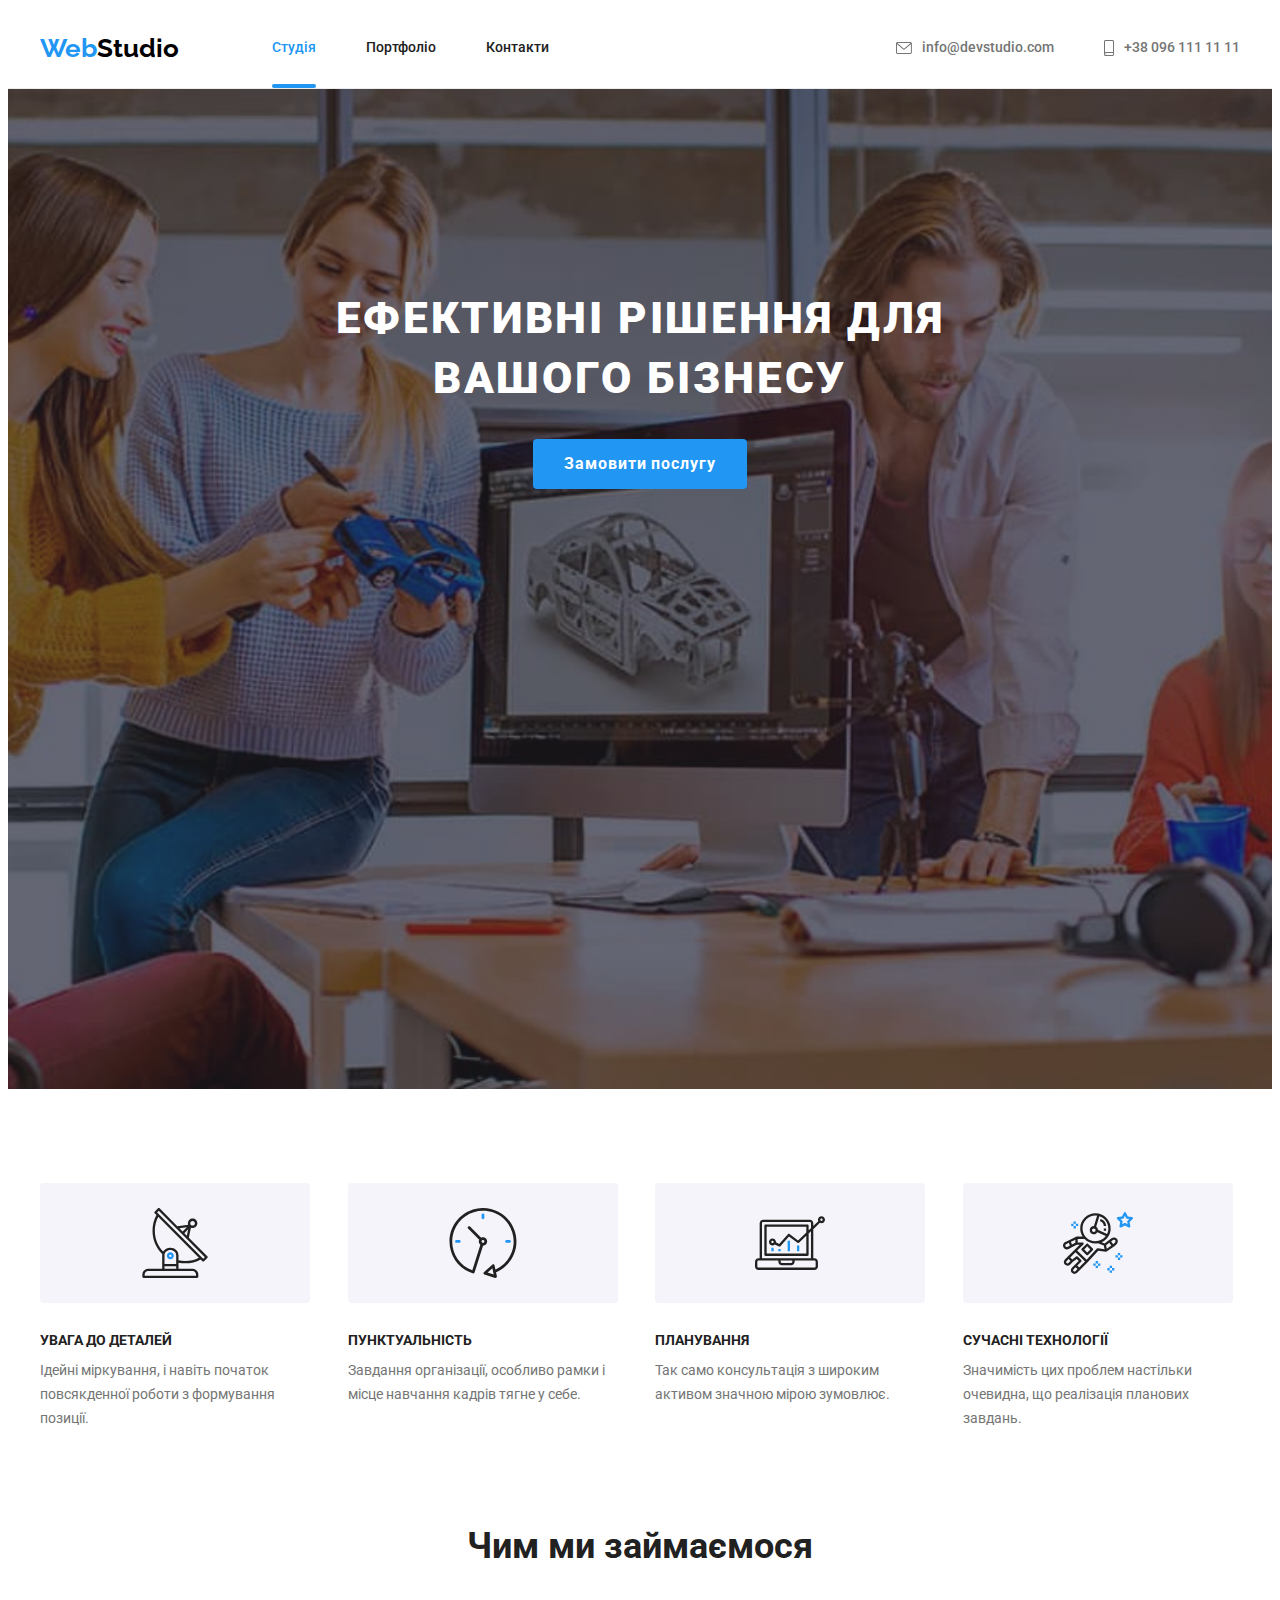
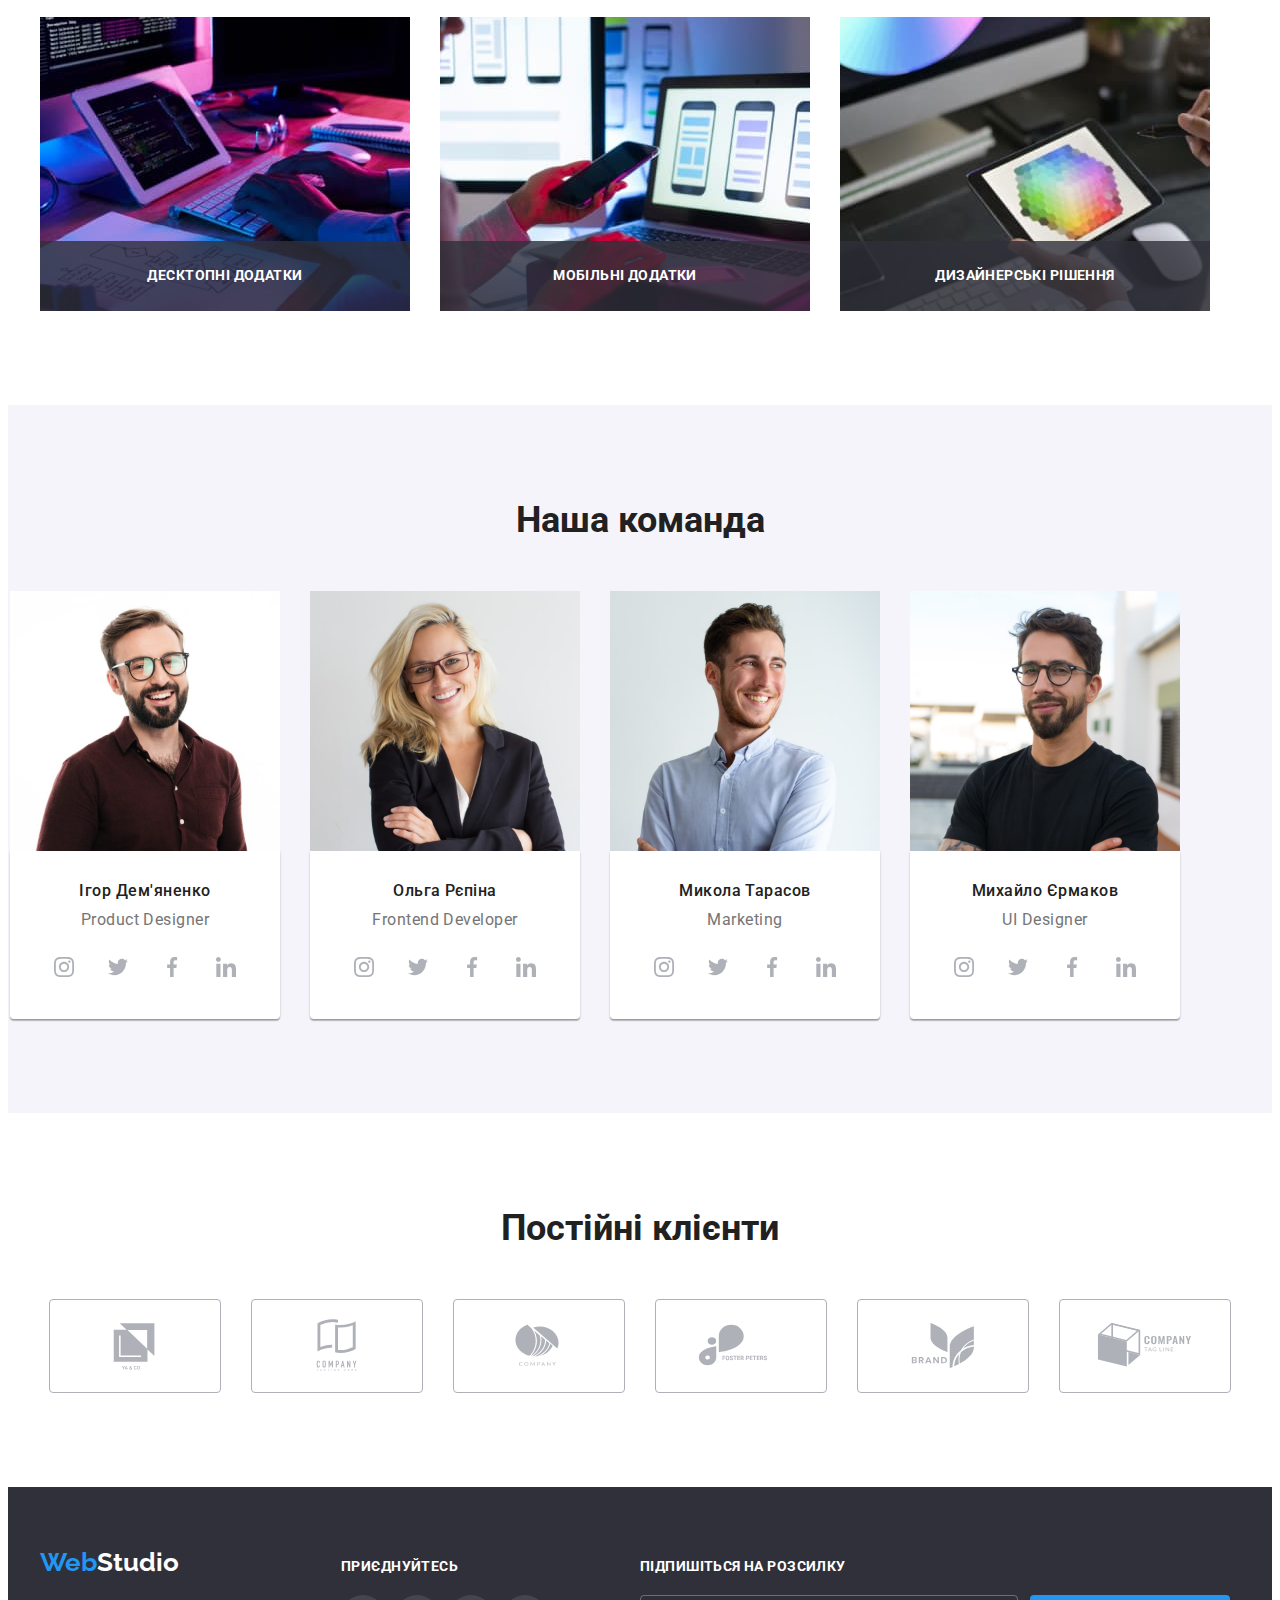
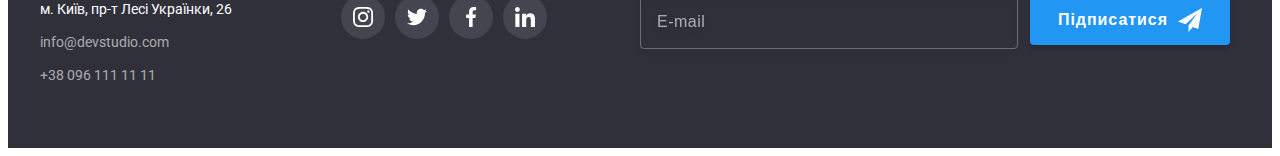
<file: index.html>
<!DOCTYPE html>
<html lang="uk">
<head>
    <meta charset="UTF-8">
    <meta http-equiv="X-UA-Compatible" content="IE=edge">
    <meta name="viewport" content="width=device-width, initial-scale=1.0">
    <title>Document</title>
    <link href="https://fonts.googleapis.com/css2?family=Raleway:wght@700&family=Roboto:wght@400;500;700;900&display=swap" rel="stylesheet">
    <link rel="stylesheet" href="https://cdnjs.cloudflare.com/ajax/libs/modern-normalize/1.1.0/modern-normalize.min.css" integrity="sha512-wpPYUAdjBVSE4KJnH1VR1HeZfpl1ub8YT/NKx4PuQ5NmX2tKuGu6U/JRp5y+Y8XG2tV+wKQpNHVUX03MfMFn9Q==" crossorigin="anonymous" referrerpolicy="no-referrer">
    <link rel="stylesheet" href="./css/main.min.css">
</head>
<body class="body">
    <header class="top-site">
        <div class="container main-nav">
           <nav class="navigation">
                <a class="logo link" href="./index.html">Web<span class="secondary-logo-color">Studio</span></a>
                    <ul class="menu list">
                        <li class="menu__item"><a class="link menu__link  current" href="./index.html">Студія</a></li>
                        <li class="menu__item"><a class="menu__link link" href="./portfolio.html">Портфоліо</a></li>
                        <li class="menu__item"><a class="menu__link link" href="">Контакти</a></li>
                    </ul>
           </nav>
            <ul class="connect list">
                <li class="connect__item">
                    <a class="link connect__link" href="mailto:info@devstudio.com">
                    <svg class="connect__icon" width="16" height="12">
                        <use href="./images/symbol-defs.svg#envelope"></use>
                    </svg>
                    info@devstudio.com</a>
                </li>
                <li class="connect__item">
                    <a class="link connect__link" href="tel:+380961111111">
                    <svg class="connect__icon" width="10" height="16">
                        <use href="./images/symbol-defs.svg#smartphone"></use>
                    </svg>
                    +38 096 111 11 11</a>
                </li>
            </ul>
        </div>
    </header>    
    <main>
<!--Hero-->
        <section class="hero-style overlay">
            <div class="container">
                <h1 class="hero">Ефективні рішення для вашого бізнесу</h1>
                <button class="button" type="button" data-modal-open>Замовити послугу</button>
            </div>
        </section>
<!--section 2-->
        <section class="section-pad">
            <div class="container">
                <h2 class="visually-hidden">Особливості</h2> 
                    <ul class="list exeptions">
                        <li class="exeptions__item">
                            <div class="exeptions__container">
                                <svg class="exeptions__icon" width="70" height="70">
                                    <use href="./images/symbol-defs.svg#antenna"></use>
                                </svg>
                            </div>
                            <h3 class="exeptions__subtitle">УВАГА ДО ДЕТАЛЕЙ</h3>
                            <p class="exeptions__text">Ідейні міркування, і навіть початок повсякденної роботи з формування позиції.</p>
                        </li>
                        <li class="exeptions__item">
                            <div class="exeptions__container">
                                <svg class="exeptions__icon" width="70" height="70">
                                    <use href="./images/symbol-defs.svg#clock"></use>
                                </svg>
                            </div>
                            <h3 class="exeptions__subtitle">ПУНКТУАЛЬНІСТЬ</h3>
                            <p class="exeptions__text">Завдання організації, особливо рамки і місце навчання кадрів тягне у себе.</p>
                        </li>
                        <li class="exeptions__item">
                            <div class="exeptions__container">
                                <svg class="exeptions__icon" width="70" height="70">
                                    <use href="./images/symbol-defs.svg#diagram"></use>
                                </svg>
                            </div>
                            <h3 class="exeptions__subtitle">ПЛАНУВАННЯ</h3>
                            <p class="exeptions__text">Так само консультація з широким активом значною мірою зумовлює.</p>
                        </li>
                        <li class="exeptions__item">
                            <div class="exeptions__container">
                                <svg class="exeptions__icon" width="70" height="70">
                                    <use href="./images/symbol-defs.svg#astronaut"></use>
                                </svg>
                            </div>
                            <h3 class="exeptions__subtitle">СУЧАСНІ ТЕХНОЛОГІЇ</h3>
                            <p class="exeptions__text">Значимість цих проблем настільки очевидна, що реалізація планових завдань.</p>
                        </li>
                    </ul> 
            </div>
        </section>
<!--section 3-->
        <section class="actions">
            <div class="container">
                <h2 class="section-name">Чим ми займаємося</h2>
                    <ul class="list actions__list">
                        <li class="item actions__item">
                            <img class="actions__img" src="images/img.jpg" alt="Руки на клавіатурі" width="370" height="294">
                            <div class="actions__descript">Десктопні додатки</div>
                        </li>
                        <li class="item actions__item">
                            <img class="actions__img" src="images/img2.jpg" alt="Руки зі смартфоном" width="370" height="294">
                            <div class="actions__descript">Мобільні додатки</div>
                        </li>
                        <li class="item actions__item">
                            <img class="actions__img" src="images/img3.jpg" alt="Графічний планшет" width="370" height="294">
                            <div class="actions__descript">Дизайнерські рішення</div>
                        </li>
                    </ul>
            </div>
        </section> 
<!--section 4--> 
        <section class="section-pad team">
           <div class="container">
                <h2 class="section-name">Наша команда</h2>
                    <ul class="list team__list">
                        <li class="team__photo"><img src="images/team1.jpg" alt="Ігор Дем'яненко" width="270" height="260">
                            <div class="team__description">
                                <h3 class="team__subtitle">Ігор Дем'яненко</h3>
                                <p class="team__title" lang="en">Product Designer</p>
                                <ul class="list social-list">
                                    <li class="social-list__item">
                                        <a class="social-list__link" href="">
                                            <svg class="social-list__icon social-list__icon-light" width="20" height="20">
                                                <use href="./images/symbol-defs.svg#instagram"></use>
                                            </svg>
                                        </a>
                                    </li>
                                    <li class="social-list__item">
                                        <a class="social-list__link" href="">
                                            <svg class="social-list__icon social-list__icon-light" width="20" height="20">
                                                <use href="images/symbol-defs.svg#twitter"></use>
                                            </svg>
                                        </a>
                                    </li>
                                    <li class="social-list__item">
                                        <a class="social-list__link" href="">
                                            <svg class="social-list__icon social-list__icon-light" width="20" height="20">
                                                <use href="images/symbol-defs.svg#facebook"></use>
                                            </svg>
                                        </a>
                                    </li>
                                    <li class="social-list__item">
                                        <a class="social-list__link" href="">
                                            <svg class="social-list__icon social-list__icon-light" width="20" height="20">
                                                <use href="images/symbol-defs.svg#linkedIn"></use>
                                            </svg>
                                        </a>
                                    </li>
                                </ul>
                            </div>
                        </li>
                        <li class="team__photo"><img src="images/team2.jpg" alt="Ольга Рєпіна" width="270" height="260">
                            <div class="team__description">
                                <h3 class="team__subtitle">Ольга Рєпіна</h3>
                                <p class="team__title" lang="en">Frontend Developer</p>
                                <ul class="list social-list">
                                    <li class="social-list__item">
                                        <a class="social-list__link" href="">
                                            <svg class="social-list__icon social-list__icon-light" width="20" height="20">
                                                <use href="./images/symbol-defs.svg#instagram"></use>
                                            </svg>
                                        </a>
                                    </li>
                                    <li class="social-list__item">
                                        <a class="social-list__link" href="">
                                            <svg class="social-list__icon social-list__icon-light" width="20" height="20">
                                                <use href="images/symbol-defs.svg#twitter"></use>
                                            </svg>
                                        </a>
                                    </li>
                                    <li class="social-list__item">
                                        <a class="social-list__link" href="">
                                            <svg class="social-list__icon social-list__icon-light" width="20" height="20">
                                                <use href="images/symbol-defs.svg#facebook"></use>
                                            </svg>
                                        </a>
                                    </li>
                                    <li class="social-list__item">
                                        <a class="social-list__link" href="">
                                            <svg class="social-list__icon social-list__icon-light" width="20" height="20">
                                                <use href="images/symbol-defs.svg#linkedIn"></use>
                                            </svg>
                                        </a>
                                    </li>
                                </ul>
                            </div>
                        </li>
                        <li class="team__photo"><img src="images/team3.jpg" alt="Микола Тарасов" width="270" height="260">
                            <div class="team__description">
                                <h3 class="team__subtitle">Микола Тарасов</h3>
                                <p class="team__title" lang="en">Marketing</p>
                                <ul class="list social-list">
                                    <li class="social-list__item">
                                        <a class="social-list__link" href="">
                                            <svg class="social-list__icon social-list__icon-light" width="20" height="20">
                                                <use href="./images/symbol-defs.svg#instagram"></use>
                                            </svg>
                                        </a>
                                    </li>
                                    <li class="social-list__item">
                                        <a class="social-list__link" href="">
                                            <svg class="social-list__icon social-list__icon-light" width="20" height="20">
                                                <use href="images/symbol-defs.svg#twitter"></use>
                                            </svg>
                                        </a>
                                    </li>
                                    <li class="social-list__item">
                                        <a class="social-list__link" href="">
                                            <svg class="social-list__icon social-list__icon-light" width="20" height="20">
                                                <use href="images/symbol-defs.svg#facebook"></use>
                                            </svg>
                                        </a>
                                    </li>
                                    <li class="social-list__item">
                                        <a class="social-list__link" href="">
                                            <svg class="social-list__icon social-list__icon-light" width="20" height="20">
                                                <use href="images/symbol-defs.svg#linkedIn"></use>
                                            </svg>
                                        </a>
                                    </li>
                                </ul>
                            </div>
                        </li>
                        <li class="team__photo"><img src="images/team4.jpg" alt="Михайло Єрмаков" width="270" height="260">
                            <div class="team__description" >
                                <h3 class="team__subtitle">Михайло Єрмаков</h3>
                                <p class="team__title" lang="en">UI Designer</p>
                                <ul class="list social-list">
                                    <li class="social-list__item">
                                        <a class="social-list__link" href="">
                                            <svg class="social-list__icon social-list__icon-light" width="20" height="20">
                                                <use href="./images/symbol-defs.svg#instagram"></use>
                                            </svg>
                                        </a>
                                    </li>
                                    <li class="social-list__item">
                                        <a class="social-list__link" href="">
                                            <svg class="social-list__icon social-list__icon-light" width="20" height="20">
                                                <use href="images/symbol-defs.svg#twitter"></use>
                                            </svg>
                                        </a>
                                    </li>
                                    <li class="social-list__item">
                                        <a class="social-list__link" href="">
                                            <svg class="social-list__icon social-list__icon-light" width="20" height="20">
                                                <use href="images/symbol-defs.svg#facebook"></use>
                                            </svg>
                                        </a>
                                    </li>
                                    <li class="social-list__item">
                                        <a class="social-list__link" href="">
                                            <svg class="social-list__icon social-list__icon-light" width="20" height="20">
                                                <use href="images/symbol-defs.svg#linkedIn"></use>
                                            </svg>
                                        </a>
                                    </li>
                                </ul>
                            </div>
                        </li>
                    </ul>
            </div>
        </section>
<!--section 5-->
        <section class="section-pad client">
            <div class="container">
            <h2 class="section-name">Постійні клієнти</h2>
            <ul class="list client__list">
                <li class="client__item ">
                    <a class="client__link" href="">
                        <svg class="client__icon" width="106" height="60">
                            <use href="./images/symbol-defs.svg#client-one"></use>
                        </svg>
                    </a>
                </li>
                <li class="client__item">
                    <a class="client__link" href="">
                        <svg class="client__icon" width="106" height="60">
                            <use href="./images/symbol-defs.svg#client-two"></use>
                        </svg>
                    </a>
                </li>
                <li class="client__item">
                    <a class="client__link" href="">
                        <svg class="client__icon" width="106" height="60">
                            <use href="./images/symbol-defs.svg#cleint-three"></use>
                        </svg>
                    </a>
                </li>
                <li class="client__item">
                    <a class="client__link" href="">
                        <svg class="client__icon" width="106" height="60">
                            <use href="./images/symbol-defs.svg#client-four"></use>
                        </svg>
                    </a>
                </li>
                <li class="client__item">
                    <a class="client__link" href="">
                        <svg class="client__icon" width="106" height="60">
                            <use href="./images/symbol-defs.svg#client-five"></use>
                        </svg>
                    </a>
                </li>
                <li class="client__item">
                    <a class="client__link" href="">
                        <svg class="client__icon" width="106" height="60">
                            <use href="./images/symbol-defs.svg#client-six"></use>
                        </svg>
                    </a>
                </li>
            </ul>
            </div>
        </section>
    </main>
<!--footer-->
    <footer class="footer">
        <div class="container footer-container">
                <div class="container-adress">
                    <a class="logo link" href="./index.html">Web<span class="third-logo-color">Studio</span></a>
                        <address class="container-address__style">
                        <p class="address">м. Київ, пр-т Лесі Українки, 26</p>
                            <ul class="list footer-list">
                                <li class="foorer-list__item"> <a class="link footer-list__contact" href="mailto:info@devstudio.com">info@devstudio.com</a></li>
                                <li class="foorer-list__item"> <a class="link footer-list__contact" href="tel:+380961111111">+38 096 111 11 11</a></li>
                            </ul>
                        </address>
                </div>
                
                <div class="footer-social-list">
                    <h3 class="footer-add">приєднуйтесь</h3>
                    <ul class="list social-list">
                        <li class="social-list__item">
                            <a class="social-list__link" href="">
                                <svg class="sotial-list__icon social-list__icon-dark" width="20" height="20">
                                    <use href="./images/symbol-defs.svg#instagram"></use>
                                </svg>
                             </a>
                        </li>
                        <li class="social-list__item">
                            <a class="social-list__link" href="">
                                <svg class="sotial-list__icon social-list__icon-dark" width="20" height="20">
                                    <use href="./images/symbol-defs.svg#twitter"></use>
                                </svg>
                            </a>
                        </li>
                        <li class="social-list__item">
                            <a class="social-list__link" href="">
                                <svg class="sotial-list__icon social-list__icon-dark" width="20" height="20">
                                    <use href="./images/symbol-defs.svg#facebook"></use>
                                </svg>
                            </a>
                        </li>
                        <li class="social-list__item">
                            <a class="social-list__link" href="">
                                <svg class="sotial-list__icon social-list__icon-dark" width="20" height="20">
                                    <use href="./images/symbol-defs.svg#linkedIn"></use>
                                </svg>
                            </a>
                        </li>
                    </ul>
                </div>
                <div class="submit-section">
                    <h3 class="footer-add">Підпишіться на розсилку</h3>   
                    <form class="submit-mail">                        
                            <input 
                            name="user-mail" 
                            type="email" 
                            class="submit-mail-field"
                            placeholder="E-mail">                        
                        <button type="submit" class="submit-mail-button">Підписатися
                            <svg class="submit-mail-icon" width="24" height="24">
                                <use href="./images/symbol-defs.svg#icon-send"></use>
                            </svg>
                        </button>
                    </form>
                </div>
        </div>
    </footer>
<!---Modal window-->
    <div class="backdrop is-hidden" data-modal>
        <div class="modal">
            <button type="button" class="modal-close-btn" data-modal-close>
                <svg class="modal-close-icon" width="18" height="18">
                    <use href="./images/symbol-defs.svg#close-icon"></use>
                </svg>
            </button>
            <p class="modal-title">Залиште свої дані, ми вам передзвонимо</p>
            <form class="contact-form">
                <label class="contact-form-fields">
                    <span class="form-fields-title">Ім'я</span>
                        <span class="contact-form-input-wrapper">
                            <input 
                            name="user-name" 
                            type="text" 
                            class="contact-form-input">
                                <svg class="form-fields-icon" width="18" height="18">
                                    <use href="./images/symbol-defs.svg#name"></use>
                                </svg>                        
                        </span>
                </label>
                <label class="contact-form-fields">
                    <span class="form-fields-title">Телефон</span>
                        <span class="contact-form-input-wrapper">
                            <input 
                            name="user-phone" 
                            type="tel" 
                            class="contact-form-input">    
                                <svg class="form-fields-icon" width="18" height="18">
                                    <use href="./images/symbol-defs.svg#telephone"></use>
                                </svg>                        
                        </span>
                </label>
                <label class="contact-form-fields">
                    <span class="form-fields-title">Пошта</span>
                        <span class="contact-form-input-wrapper">
                            <input 
                            name="user-mail" 
                            type="email" 
                            class="contact-form-input">
                                <svg class="form-fields-icon" width="18" height="18">
                                     <use href="./images/symbol-defs.svg#mail"></use>
                                </svg>                        
                        </span>
                </label>
                <label class="contact-form-fields">
                    <span class="form-fields-title">Коментар</span>
                        <textarea 
                        name="user-comment" 
                        class="contact-form-comment" 
                        placeholder="Введіть текст"></textarea>
                </label>
                <div class="contact-form-checkbox-wrapper">
                    <input 
                    name="accept-policy" 
                    type="checkbox" 
                    class="contact-form-checkbox visually-hidden"
                    id="policy-checkbox" 
                    required>
                    <label for="policy-checkbox" class="checkbox-description">
                    Погоджуюся з розсилкою та приймаю&nbsp;
                    <a href="" class="agreement">Умови договору</a>     
                    </label>                    
                </div>                      
                <button type="submit" class="submit-button">Відправити</button>
            </form>
        </div>        
    </div>
<script src="./js/modal.js"></script>    
</body>
</html>
</file>
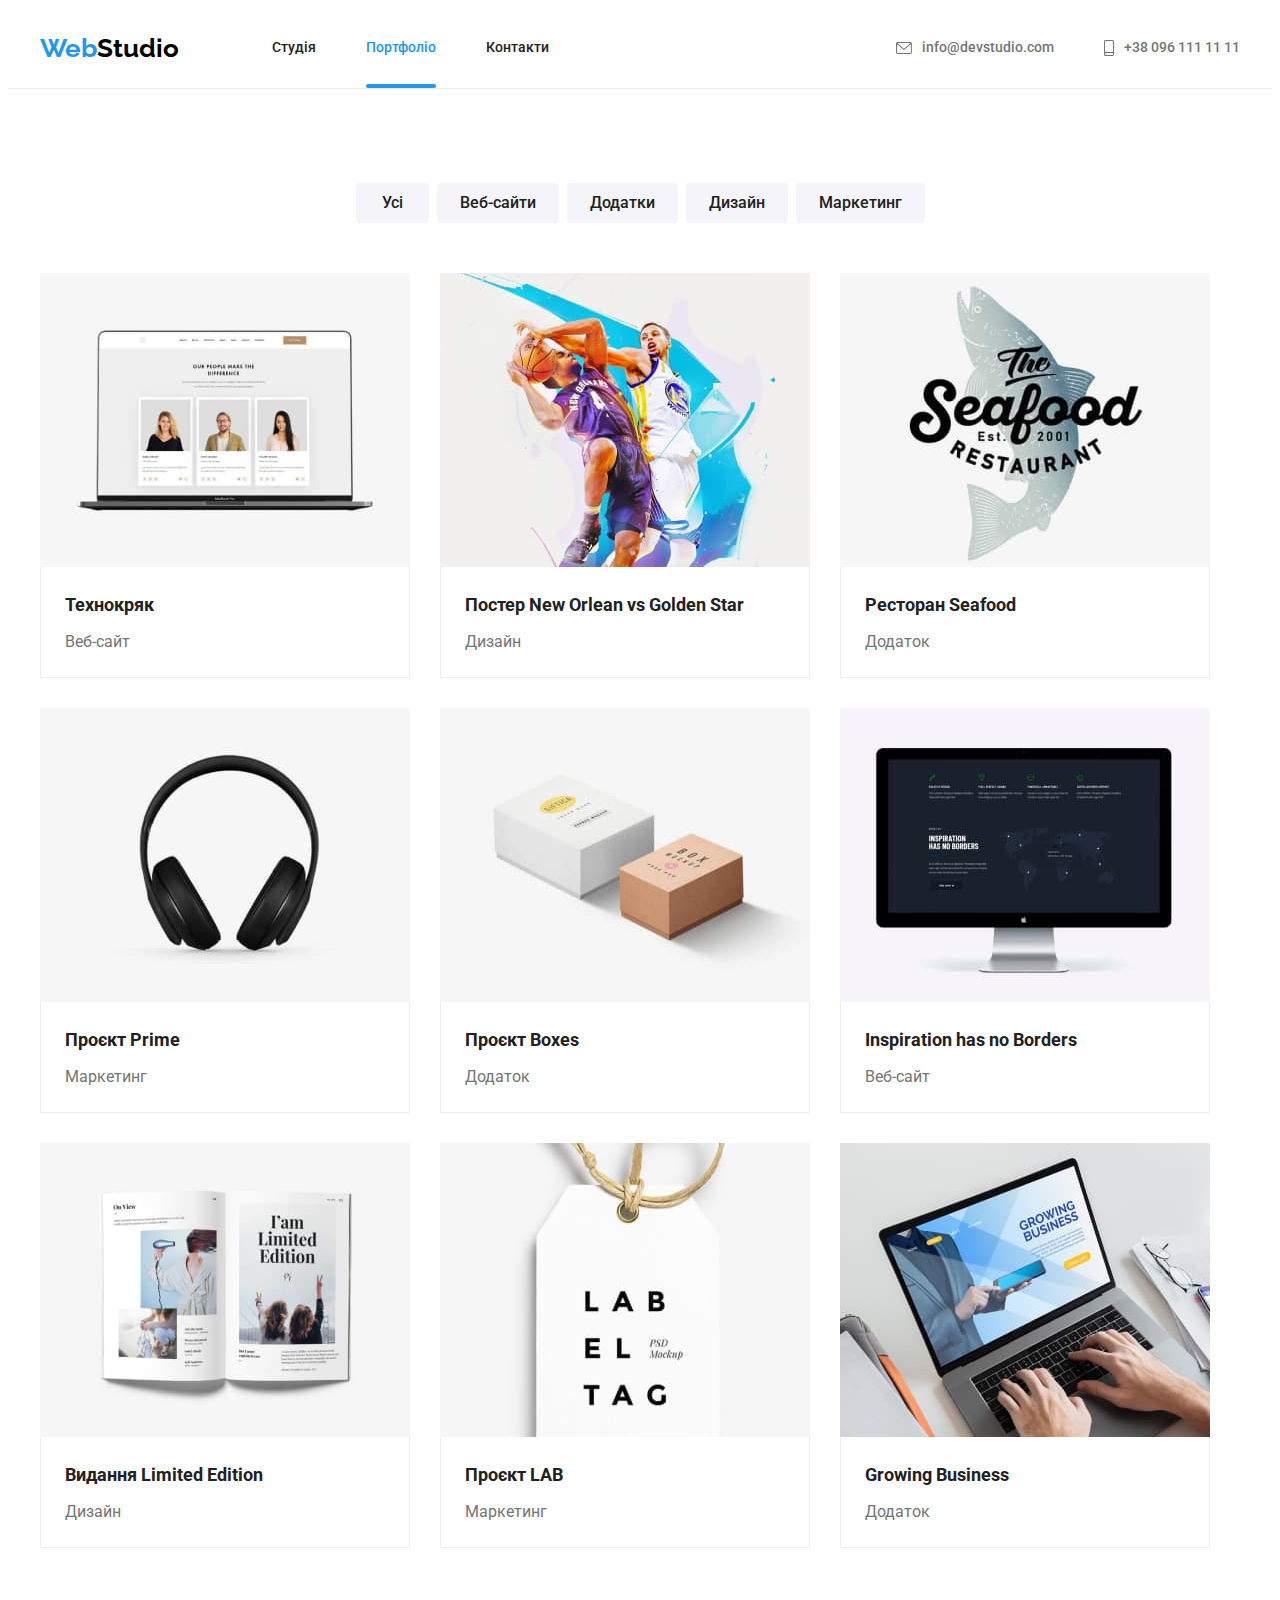
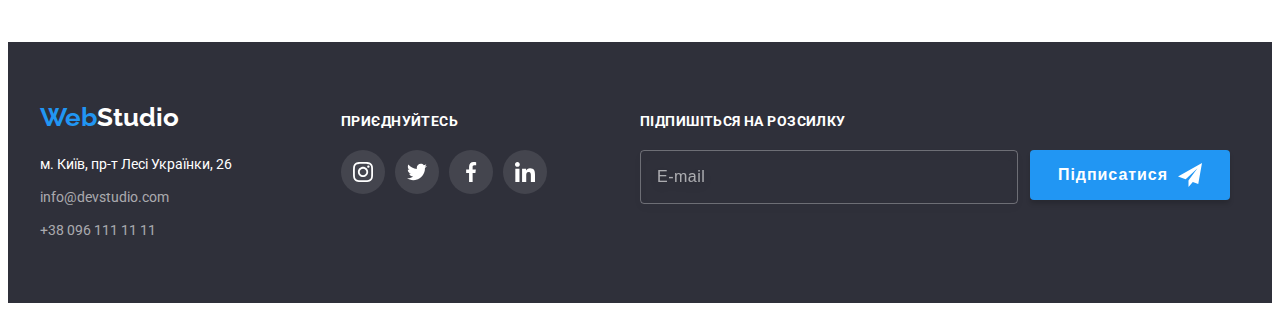
<file: portfolio.html>
<!DOCTYPE html>
<html lang="uk">
<head>
    <meta charset="UTF-8">
    <meta http-equiv="X-UA-Compatible" content="IE=edge">
    <meta name="viewport" content="width=device-width, initial-scale=1.0">
    <title>Document</title>
    <link href="https://fonts.googleapis.com/css2?family=Raleway:wght@700&family=Roboto:wght@400;500;700;900&display=swap" rel="stylesheet">
    <link rel="stylesheet" href="https://cdnjs.cloudflare.com/ajax/libs/modern-normalize/1.1.0/modern-normalize.min.css" integrity="sha512-wpPYUAdjBVSE4KJnH1VR1HeZfpl1ub8YT/NKx4PuQ5NmX2tKuGu6U/JRp5y+Y8XG2tV+wKQpNHVUX03MfMFn9Q==" crossorigin="anonymous" referrerpolicy="no-referrer" />
    <link rel="stylesheet" href="./css/main.min.css">
</head>
<body class="body">
<!--Header-->
    <header class="top-site">
        <div class="container main-nav">
            <nav class="navigation">
                 <a class="logo link" href="./index.html">Web<span class="secondary-logo-color">Studio</span></a>
                     <ul class="menu list">
                         <li class="menu__item"><a class="link menu__link" href="./index.html">Студія</a></li>
                         <li class="menu__item"><a class="menu__link current link" href="./portfolio.html">Портфоліо</a></li>
                         <li class="menu__item"><a class="menu__link link" href="">Контакти</a></li>
                     </ul>
            </nav>
             <ul class="connect list">
                 <li class="connect__item">
                     <a class="link connect__link" href="mailto:info@devstudio.com">
                     <svg class="connect__icon" width="16" height="12">
                         <use href="./images/symbol-defs.svg#envelope"></use>
                     </svg>
                     info@devstudio.com</a>
                 </li>
                 <li class="connect__item">
                     <a class="link connect__link" href="tel:+380961111111">
                     <svg class="connect__icon" width="10" height="16">
                         <use href="./images/symbol-defs.svg#smartphone"></use>
                     </svg>
                     +38 096 111 11 11</a>
                 </li>
             </ul>
         </div>
    </header>  
    <main>
<!--Buttons-->
        <section class="section-pad">
            <div class="container">
                <h2 class="visually-hidden">Портфоліо</h2> 
                    <ul class="list list-button">
                        <li class="item-button">
                            <button class="button-portfolio" type="button">Усі</button>
                        </li>
                        <li class="item-button">
                            <button class="button-portfolio" type="button">Веб-сайти</button>
                        </li>
                        <li class="item-button">
                            <button class="button-portfolio" type="button">Додатки</button>
                        </li>
                        <li class="item-button">
                            <button class="button-portfolio" type="button">Дизайн</button>
                        </li>
                        <li class="item-button">
                            <button class="button-portfolio" type="button">Маркетинг</button>
                        </li>
                    </ul> 
<!--Cards-->
                <ul class="list portfolio-list">
                    <li class="photo-style">
                        <a class="link link-portfolio" href="">
                            <div class="image-thumb">
                                <div class="overlay-portfolio">
                                    <p class="overlay-text">Ресурс пропонує комплексні пропозиції з різним рівнем функціоналу та сервісів. Все це дозволить відвідувачу отримати вичерпні відомості про компанію чи приватну особу.</p>
                                </div>
                                <img src="images/portfolio1.jpg" alt="Відкритий ноутбук" width="370" height="294">
                            </div>    
                                <div class="photo-style-list"> 
                                        <h3 class="subtitle-photo">Технокряк</h3>
                                        <p class="text-photo">Веб-сайт</p>
                                    </div>
                        </a>
                    </li>
                    <li class="photo-style">
                        <a class="link link-portfolio" href="">
                            <div class="image-thumb">
                                <div class="overlay-portfolio">
                                    <p class="overlay-text">Ресурс пропонує комплексні пропозиції з різним рівнем функціоналу та сервісів. Все це дозволить відвідувачу отримати вичерпні відомості про компанію чи приватну особу.</p>
                                </div>                           
                                <img src="images/portfolio2.jpg" alt="Баскетболісти" width="370" height="294">
                            </div>
                                    <div class="photo-style-list"> 
                                        <h3 class="subtitle-photo">Постер New Orlean vs Golden Star</h3>
                                        <p class="text-photo">Дизайн</p>                          
                                    </div>                            
                        </a>
                    </li>
                    <li class="photo-style">
                        <a class="link link-portfolio" href="">
                            <div class="image-thumb">
                                <div class="overlay-portfolio">
                                    <p class="overlay-text">Ресурс пропонує комплексні пропозиції з різним рівнем функціоналу та сервісів. Все це дозволить відвідувачу отримати вичерпні відомості про компанію чи приватну особу.</p>
                                </div>                           
                                <img src="images/portfolio3.jpg" alt="Риба" width="370" height="294">
                            </div>
                                    <div class="photo-style-list"> 
                                        <h3 class="subtitle-photo">Ресторан Seafood</h3>
                                        <p class="text-photo">Додаток</p>
                                    </div>                            
                        </a>    
                    </li>
                    <li class="photo-style">
                        <a class="link link-portfolio" href="">
                            <div class="image-thumb">
                                <div class="overlay-portfolio">
                                    <p class="overlay-text">Ресурс пропонує комплексні пропозиції з різним рівнем функціоналу та сервісів. Все це дозволить відвідувачу отримати вичерпні відомості про компанію чи приватну особу.</p>
                                </div>
                                <img src="images/portfolio4.jpg" alt="Навушники" width="370" height="294">
                            </div>
                                    <div class="photo-style-list">  
                                        <h3 class="subtitle-photo">Проєкт Prime</h3>
                                        <p class="text-photo">Маркетинг</p>
                                    </div>                           
                        </a>    
                    </li>
                    <li class="photo-style">
                        <a class="link link-portfolio" href="">
                            <div class="image-thumb">
                                <div class="overlay-portfolio">
                                    <p class="overlay-text">Ресурс пропонує комплексні пропозиції з різним рівнем функціоналу та сервісів. Все це дозволить відвідувачу отримати вичерпні відомості про компанію чи приватну особу.</p>
                                </div>                          
                                <img src="images/portfolio5.jpg" alt="Дві коробки" width="370" height="294">
                            </div>
                                    <div class="photo-style-list">  
                                        <h3 class="subtitle-photo">Проєкт Boxes</h3>
                                        <p class="text-photo">Додаток</p>
                                    </div>                            
                        </a>
                    </li>
                    <li class="photo-style">
                        <a class="link link-portfolio" href="">
                            <div class="image-thumb">
                                <div class="overlay-portfolio">
                                    <p class="overlay-text">Ресурс пропонує комплексні пропозиції з різним рівнем функціоналу та сервісів. Все це дозволить відвідувачу отримати вичерпні відомості про компанію чи приватну особу.</p>
                                </div>                            
                                <img src="images/portfolio6.jpg" alt="Монитор" width="370" height="294">
                            </div>
                                    <div class="photo-style-list"> 
                                        <h3 class="subtitle-photo">Inspiration has no Borders</h3>
                                        <p class="text-photo">Веб-сайт</p>
                                    </div>                            
                        </a>
                    </li>
                    <li class="photo-style">
                        <a class="link link-portfolio" href="">
                            <div class="image-thumb">
                                <div class="overlay-portfolio">
                                    <p class="overlay-text">Ресурс пропонує комплексні пропозиції з різним рівнем функціоналу та сервісів. Все це дозволить відвідувачу отримати вичерпні відомості про компанію чи приватну особу.</p>
                                </div>                            
                                <img src="images/portfolio7.jpg" alt="Журнал" width="370" height="294">
                            </div>
                                    <div class="photo-style-list"> 
                                        <h3 class="subtitle-photo">Видання Limited Edition</h3>
                                        <p class="text-photo">Дизайн</p>
                                    </div>                            
                        </a>
                    </li>
                    <li class="photo-style">
                        <a class="link link-portfolio" href="">
                            <div class="image-thumb">
                                <div class="overlay-portfolio">
                                    <p class="overlay-text">Ресурс пропонує комплексні пропозиції з різним рівнем функціоналу та сервісів. Все це дозволить відвідувачу отримати вичерпні відомості про компанію чи приватну особу.</p>
                                </div>                           
                                <img src="images/portfolio8.jpg" alt="Етикетка" width="370" height="294">
                            </div>
                                    <div class="photo-style-list"> 
                                        <h3 class="subtitle-photo">Проєкт LAB</h3>
                                        <p class="text-photo">Маркетинг</p>
                                    </div>                            
                        </a>
                    </li>
                    <li class="photo-style">
                        <a class="link link-portfolio" href="">
                            <div class="image-thumb">
                                <div class="overlay-portfolio">
                                    <p class="overlay-text">Ресурс пропонує комплексні пропозиції з різним рівнем функціоналу та сервісів. Все це дозволить відвідувачу отримати вичерпні відомості про компанію чи приватну особу.</p>
                                </div>                            
                                <img src="images/portfolio9.jpg" alt="Ноутбук и руки" width="370" height="294">
                            </div>
                                    <div class="photo-style-list"> 
                                        <h3 class="subtitle-photo">Growing Business</h3>
                                        <p class="text-photo">Додаток</p>
                                    </div>                            
                        </a>
                    </li>
                </ul>
            </div>
        </section>  
    </main>
<!--Footer-->    
    <footer class="footer">
        <div class="container footer-container">
                <div class="container-adress">
                    <a class="logo link" href="./index.html">Web<span class="third-logo-color">Studio</span></a>
                        <address class="container-address__style">
                        <p class="address">м. Київ, пр-т Лесі Українки, 26</p>
                            <ul class="list footer-list">
                                <li class="foorer-list__item"> <a class="link footer-list__contact" href="mailto:info@devstudio.com">info@devstudio.com</a></li>
                                <li class="foorer-list__item"> <a class="link footer-list__contact" href="tel:+380961111111">+38 096 111 11 11</a></li>
                            </ul>
                        </address>
                </div>
                
                <div class="footer-social-list">
                    <h3 class="footer-add">приєднуйтесь</h3>
                    <ul class="list social-list">
                        <li class="social-list__item">
                            <a class="social-list__link" href="">
                                <svg class="sotial-list__icon social-list__icon-dark" width="20" height="20">
                                    <use href="./images/symbol-defs.svg#instagram"></use>
                                </svg>
                             </a>
                        </li>
                        <li class="social-list__item">
                            <a class="social-list__link" href="">
                                <svg class="sotial-list__icon social-list__icon-dark" width="20" height="20">
                                    <use href="./images/symbol-defs.svg#twitter"></use>
                                </svg>
                            </a>
                        </li>
                        <li class="social-list__item">
                            <a class="social-list__link" href="">
                                <svg class="sotial-list__icon social-list__icon-dark" width="20" height="20">
                                    <use href="./images/symbol-defs.svg#facebook"></use>
                                </svg>
                            </a>
                        </li>
                        <li class="social-list__item">
                            <a class="social-list__link" href="">
                                <svg class="sotial-list__icon social-list__icon-dark" width="20" height="20">
                                    <use href="./images/symbol-defs.svg#linkedIn"></use>
                                </svg>
                            </a>
                        </li>
                    </ul>
                </div>
                <div class="submit-section">
                    <h3 class="footer-add">Підпишіться на розсилку</h3>   
                    <form class="submit-mail">                        
                            <input 
                            name="user-mail" 
                            type="email" 
                            class="submit-mail-field"
                            placeholder="E-mail">                        
                        <button type="submit" class="submit-mail-button">Підписатися
                            <svg class="submit-mail-icon" width="24" height="24">
                                <use href="./images/symbol-defs.svg#icon-send"></use>
                            </svg>
                        </button>
                    </form>
                </div>
        </div>
    </footer>
</body>
</html>
</file>
<file: css/main.min.css>
:root{--brand-color: #2196F3;--secondary-brand-color: #000000;--third-brand-color: #FFFFFF;--footer-color: #2F303A;--text-color: #757575;--title-color: #212121;--main-background-color: #F5F5F5;--second-background-color: #F5F4FA;--active-button-color: #188CE8;--fill-color: #AFB1B8;--main-font-family: "Roboto", sans-serif;--logo-font-family: "Raleway", sans-serif;--time-duration: 250ms;--timing-function: cubic-bezier(0.4, 0, 0.2, 1)}.visually-hidden{position:absolute;white-space:nowrap;width:1px;height:1px;overflow:hidden;border:0;padding:0;clip:rect(0 0 0 0);-webkit-clip-path:inset(50%);clip-path:inset(50%);margin:-1px}.body{font-family:var(--main-font-family);color:var(--text-color)}.link{text-decoration:none}.list{padding:0;margin:0;list-style:none}h1,h2,h3,p{margin-top:0;margin-bottom:0}ul{margin-top:0;margin-bottom:0;padding-left:0}img{display:block;max-width:100%;height:auto}.section-pad{padding-top:94px;padding-bottom:94px}.container{margin-right:auto;margin-left:auto;width:1200px;padding-left:15px;padding-right:15px}.social-list{display:-webkit-box;display:-ms-flexbox;display:flex;-webkit-box-pack:justify;-ms-flex-pack:justify;justify-content:space-between}.social-list__link{display:-webkit-box;display:-ms-flexbox;display:flex;-webkit-box-pack:center;-ms-flex-pack:center;justify-content:center;-webkit-box-align:center;-ms-flex-align:center;align-items:center;width:44px;height:44px;border-radius:50%}.logo{font-family:var(--logo-font-family);font-weight:700;font-size:26px;line-height:1.19;color:var(--brand-color)}.secondary-logo-color{color:var(--secondary-brand-color)}.third-logo-color{color:var(--third-brand-color)}.main-nav{display:-webkit-box;display:-ms-flexbox;display:flex;-webkit-box-align:center;-ms-flex-align:center;align-items:center}.navigation{display:-webkit-box;display:-ms-flexbox;display:flex;-webkit-box-align:center;-ms-flex-align:center;align-items:center}.menu{display:-webkit-box;display:-ms-flexbox;display:flex;margin-left:93px;-webkit-transition:color var(--time-duration) var(--timing-function);transition:color var(--time-duration) var(--timing-function)}.menu .current{color:var(--brand-color)}.menu a:hover,.menu a:focus{color:var(--brand-color)}.menu__item+.menu__item{margin-left:50px}.current{position:relative}.current::after{content:"";display:block;position:absolute;width:100%;height:4px;bottom:0;left:0;background:var(--brand-color);border-radius:2px}.menu__link{display:block;padding-top:32px;padding-bottom:32px;font-weight:500;font-size:14px;line-height:1.14;color:var(--title-color)}.connect{display:-webkit-box;display:-ms-flexbox;display:flex;-webkit-box-align:center;-ms-flex-align:center;align-items:center;margin-left:auto}.connect a{-webkit-transition:color var(--time-duration) var(--timing-function);transition:color var(--time-duration) var(--timing-function)}.connect a:hover,.connect a:focus{color:var(--brand-color)}.connect__link{display:-webkit-box;display:-ms-flexbox;display:flex;-webkit-box-align:center;-ms-flex-align:center;align-items:center;font-weight:500;font-size:14px;line-height:1.14;color:var(--text-color)}.connect__item+.connect__item{margin-left:50px}.connect__icon{margin-right:10px;fill:var(--text-color)}.link .connect__icon{-webkit-transition:fill var(--time-duration) var(--timing-function);transition:fill var(--time-duration) var(--timing-function)}.link:hover .connect__icon,.link:focus .connect__icon{fill:var(--brand-color)}.top-site{border-bottom:1px solid #ececec}.hero-style{padding-top:200px;padding-bottom:200px;background-color:var(--footer-color);text-align:center}.overlay{max-width:1600px;height:600px;margin-right:auto;margin-left:auto;background-image:-webkit-gradient(linear, left top, right top, from(rgba(47, 48, 58, 0.4)), to(rgba(47, 48, 58, 0.4))),url(../images/hero.jpg);background-image:linear-gradient(to right, rgba(47, 48, 58, 0.4), rgba(47, 48, 58, 0.4)),url(../images/hero.jpg);background-size:cover;background-position:center}.hero{margin:0 auto;width:696px;font-weight:900;font-size:44px;line-height:1.36;letter-spacing:.06em;text-transform:uppercase;color:var(--third-brand-color)}.button{margin-top:30px;border-radius:4px;padding:9px 30px;min-width:216;border:1px solid rgba(0,0,0,0);font-family:inherit;font-weight:700;font-size:16px;line-height:1.87;text-align:center;letter-spacing:.06em;cursor:pointer;color:var(--third-brand-color);background-color:var(--brand-color);-webkit-transition:color var(--time-duration) var(--timing-function);transition:color var(--time-duration) var(--timing-function)}.button :hover,.button :focus{color:var(--active-button-color)}.exeptions{display:-webkit-box;display:-ms-flexbox;display:flex;-ms-flex-wrap:nowrap;flex-wrap:nowrap;margin-left:-15px;margin-right:-15px}.exeptions__item{-ms-flex-preferred-size:calc((100% - 90px)/4);flex-basis:calc((100% - 90px)/4);margin-left:15px;margin-right:15px}.exeptions__container{display:-webkit-box;display:-ms-flexbox;display:flex;width:270px;height:120px;-webkit-box-align:center;-ms-flex-align:center;align-items:center;-webkit-box-pack:center;-ms-flex-pack:center;justify-content:center;margin-bottom:30px;border-radius:4px;background-color:var(--second-background-color)}.exeptions__subtitle{margin-bottom:10px;font-weight:700;font-size:14px;line-height:1.14;color:var(--title-color)}.exeptions__text{font-weight:400;font-size:14px;line-height:1.71}.actions{padding-bottom:94px}.actions__list{display:-webkit-box;display:-ms-flexbox;display:flex;-ms-flex-wrap:wrap;flex-wrap:wrap}.actions__list .item+.item{margin-left:30px}.section-name{margin-bottom:50px;font-weight:700;font-size:36px;line-height:1.17;text-align:center;color:var(--title-color)}.actions__item{position:relative}.actions__descript{display:block;width:100%;padding-top:27px;padding-bottom:27px;position:absolute;bottom:0;left:0;z-index:5;font-weight:700;font-size:14px;line-height:1.14;text-align:center;letter-spacing:.03em;text-transform:uppercase;color:var(--third-brand-color);background-color:rgba(47,48,58,.8)}.team{background-color:var(--second-background-color)}.team__list{display:-webkit-box;display:-ms-flexbox;display:flex;margin-left:-30px}.team__photo{background-color:var(--third-brand-color)}.team__photo+.team__photo{margin-left:30px}.team__description{padding:30px 32px;border-radius:0px 0px 4px 4px;-webkit-box-shadow:0px 1px 3px rgba(0,0,0,.12),0px 1px 1px rgba(0,0,0,.14),0px 2px 1px rgba(0,0,0,.2);box-shadow:0px 1px 3px rgba(0,0,0,.12),0px 1px 1px rgba(0,0,0,.14),0px 2px 1px rgba(0,0,0,.2)}.team__subtitle{margin-bottom:10px;font-weight:500;font-size:16px;line-height:1.19;text-align:center;letter-spacing:.03em;color:var(--title-color)}.team__title{margin-bottom:16px;font-weight:400;font-size:16px;line-height:1.19;text-align:center;letter-spacing:.03em}.social-list__icon-light{background-color:var(--third-brand-color);-webkit-transition:background-color var(--time-duration) var(--timing-function);transition:background-color var(--time-duration) var(--timing-function)}.social-list__link .social-list__icon-light{fill:var(--fill-color);-webkit-transition:fill var(--time-duration) var(--timing-function);transition:fill var(--time-duration) var(--timing-function)}.social-list__link:hover .social-list__icon-light,.social-list__link:focus .social-list__icon-light{fill:var(--third-brand-color);background-color:var(--brand-color)}.social-list__link:hover,.social-list__link:focus{background-color:var(--brand-color)}.client__list{display:-webkit-box;display:-ms-flexbox;display:flex;-webkit-box-pack:center;-ms-flex-pack:center;justify-content:center}.client__list .client__item+.client__item{margin-left:30px}.client__link{display:-webkit-box;display:-ms-flexbox;display:flex;width:170px;height:92px;-webkit-box-align:center;-ms-flex-align:center;align-items:center;-webkit-box-pack:center;-ms-flex-pack:center;justify-content:center;border:1px solid var(--fill-color);border-radius:4px;-webkit-transition:border-color var(--time-duration) var(--timing-function);transition:border-color var(--time-duration) var(--timing-function)}.client__link:hover,.client__link:focus{border-color:var(--brand-color)}.client__icon{fill:var(--fill-color);-webkit-transition:fill var(--time-duration) var(--timing-function);transition:fill var(--time-duration) var(--timing-function)}.client__link:hover .client__icon,.client__link:focus .client__icon{fill:var(--brand-color)}.footer{padding-top:60px;padding-bottom:60px;background-color:var(--footer-color)}.footer-container{display:-webkit-box;display:-ms-flexbox;display:flex;-webkit-box-pack:start;-ms-flex-pack:start;justify-content:flex-start;-webkit-box-align:baseline;-ms-flex-align:baseline;align-items:baseline}.container-adress{width:231px;margin-right:70px}.container-address__style{margin-top:20px;font-weight:400;font-size:14px;line-height:1.71;color:var(--third-brand-color)}address{font-style:normal;margin:0}.address{margin-bottom:9px}.footer-list__contact{color:rgba(255,255,255,.6);-webkit-transition:color var(--time-duration) var(--timing-function);transition:color var(--time-duration) var(--timing-function)}.footer-list__contact:hover,.footer-list__contact:focus{color:var(--brand-color)}.foorer-list__item{margin-bottom:9px}.footer-list :last-child{margin-bottom:0}.footer-social-list{width:206px;margin-right:93px}.footer-social-list .social-list__link{background-color:rgba(255,255,255,.1);-webkit-transition:background-color var(--time-duration) var(--timing-function);transition:background-color var(--time-duration) var(--timing-function)}.footer-social-list .social-list__link:hover,.footer-social-list .social-list__link:focus{background-color:var(--brand-color)}.footer-add{margin-bottom:20px;font-weight:700;font-size:14px;line-height:1.14;letter-spacing:.03em;text-transform:uppercase;color:var(--third-brand-color)}.social-list__link .social-list__icon-dark{fill:var(--third-brand-color)}.submit-mail{display:-webkit-box;display:-ms-flexbox;display:flex}.submit-mail-field{display:block;width:358px;height:50px;padding-left:16px;font-weight:400;font-size:16px;line-height:1.25;letter-spacing:.03em;color:rgba(255,255,255,.6);border:1px solid rgba(255,255,255,.3);-webkit-filter:drop-shadow(0px 4px 4px rgba(0, 0, 0, 0.15));filter:drop-shadow(0px 4px 4px rgba(0, 0, 0, 0.15));border-radius:4px;background-color:rgba(0,0,0,0)}.submit-mail-field::-webkit-input-placeholder{font-weight:400;font-size:16px;line-height:1.25;letter-spacing:.03em;color:rgba(255,255,255,.6)}.submit-mail-field::-moz-placeholder{font-weight:400;font-size:16px;line-height:1.25;letter-spacing:.03em;color:rgba(255,255,255,.6)}.submit-mail-field:-ms-input-placeholder{font-weight:400;font-size:16px;line-height:1.25;letter-spacing:.03em;color:rgba(255,255,255,.6)}.submit-mail-field::-ms-input-placeholder{font-weight:400;font-size:16px;line-height:1.25;letter-spacing:.03em;color:rgba(255,255,255,.6)}.submit-mail-field::placeholder{font-weight:400;font-size:16px;line-height:1.25;letter-spacing:.03em;color:rgba(255,255,255,.6)}.submit-mail-field:focus{outline:none;color:var(--third-brand-color)}.submit-mail-button{display:-webkit-box;display:-ms-flexbox;display:flex;-webkit-box-pack:center;-ms-flex-pack:center;justify-content:center;-webkit-box-align:center;-ms-flex-align:center;align-items:center;margin-left:12px;min-width:200px;height:50px;background:var(--brand-color);-webkit-box-shadow:0px 4px 4px rgba(0,0,0,.15);box-shadow:0px 4px 4px rgba(0,0,0,.15);border-radius:4px;border-color:rgba(0,0,0,0);font-weight:700;font-size:16px;line-height:1.87;text-align:center;letter-spacing:.06em;color:var(--third-brand-color);cursor:pointer}.submit-mail-icon{margin-left:10px;fill:var(--third-brand-color)}.list-button{display:-webkit-box;display:-ms-flexbox;display:flex;-webkit-box-pack:center;-ms-flex-pack:center;justify-content:center;margin-bottom:50px}.list-button .item-button+.item-button{margin-left:8px}.button-portfolio{border-radius:4px;padding:6px 22px;min-width:73px;border:1px solid rgba(0,0,0,0);font-family:inherit;font-weight:500;font-size:16px;line-height:1.63;cursor:pointer;color:var(--title-color);background-color:var(--second-background-color);-webkit-transition:color var(--time-duration) var(--timing-function),background-color var(--time-duration) var(--timing-function),-webkit-box-shadow var(--time-duration) var(--timing-function);transition:color var(--time-duration) var(--timing-function),background-color var(--time-duration) var(--timing-function),-webkit-box-shadow var(--time-duration) var(--timing-function);transition:color var(--time-duration) var(--timing-function),background-color var(--time-duration) var(--timing-function),box-shadow var(--time-duration) var(--timing-function);transition:color var(--time-duration) var(--timing-function),background-color var(--time-duration) var(--timing-function),box-shadow var(--time-duration) var(--timing-function),-webkit-box-shadow var(--time-duration) var(--timing-function)}.button-portfolio:hover,.button-portfolio:focus{color:var(--third-brand-color);background-color:var(--brand-color);-webkit-box-shadow:0px 3px 1px rgba(0,0,0,.1),0px 1px 2px rgba(0,0,0,.08),0px 2px 2px rgba(0,0,0,.12);box-shadow:0px 3px 1px rgba(0,0,0,.1),0px 1px 2px rgba(0,0,0,.08),0px 2px 2px rgba(0,0,0,.12)}.portfolio-list{display:-webkit-box;display:-ms-flexbox;display:flex;-ms-flex-wrap:wrap;flex-wrap:wrap;-ms-flex-preferred-size:33.3333333333%;flex-basis:33.3333333333%;margin-top:-30px;margin-left:-30px}.photo-style-list{padding:20px 24px;border-left:1px solid #eee;border-bottom:1px solid #eee;border-right:1px solid #eee}.photo-style{margin-right:0;margin-bottom:0;margin-left:30px;margin-top:30px}.subtitle-photo{margin-bottom:4px;font-weight:700;font-size:18px;line-height:2;color:var(--title-color)}.text-photo{font-weight:400;font-size:16px;line-height:1.88;color:var(--text-color)}.link-portfolio{display:block;-webkit-transition:-webkit-box-shadow var(--time-duration) var(--timing-function);transition:-webkit-box-shadow var(--time-duration) var(--timing-function);transition:box-shadow var(--time-duration) var(--timing-function);transition:box-shadow var(--time-duration) var(--timing-function), -webkit-box-shadow var(--time-duration) var(--timing-function)}.link-portfolio:hover,.link-portfolio:focus{-webkit-box-shadow:0px 1px 1px rgba(0,0,0,.12),0px 4px 4px rgba(0,0,0,.06),1px 4px 6px rgba(0,0,0,.16);box-shadow:0px 1px 1px rgba(0,0,0,.12),0px 4px 4px rgba(0,0,0,.06),1px 4px 6px rgba(0,0,0,.16)}.image-thumb{display:-webkit-box;display:-ms-flexbox;display:flex;position:relative;overflow:hidden}.overlay-portfolio{display:block;position:absolute;width:100%;height:100%;bottom:0;left:0;background-color:rgba(33,150,243,.9);-webkit-transform:translateY(100%);transform:translateY(100%);-webkit-transition:-webkit-transform var(--time-duration) var(--timing-function);transition:-webkit-transform var(--time-duration) var(--timing-function);transition:transform var(--time-duration) var(--timing-function);transition:transform var(--time-duration) var(--timing-function), -webkit-transform var(--time-duration) var(--timing-function)}.link-portfolio:hover .overlay-portfolio{-webkit-transform:translateY(0);transform:translateY(0)}.overlay-text{font-weight:400;font-size:18px;line-height:1.55;letter-spacing:.03em;padding:63px 24px;color:var(--third-brand-color)}.backdrop{position:fixed;top:0;left:0;width:100%;height:100%;background:rgba(0,0,0,.2);opacity:1;-webkit-transition:opacity var(--time-duration) var(--timing-function),visibility var(--time-duration) var(--timing-function);transition:opacity var(--time-duration) var(--timing-function),visibility var(--time-duration) var(--timing-function)}.backdrop.is-hidden{opacity:0;visibility:hidden;pointer-events:none}.modal{position:absolute;top:50%;left:50%;padding:40px;width:528px;height:581px;background-color:var(--third-brand-color);-webkit-box-shadow:0px 1px 3px rgba(0,0,0,.12),0px 1px 1px rgba(0,0,0,.14),0px 2px 1px rgba(0,0,0,.2);box-shadow:0px 1px 3px rgba(0,0,0,.12),0px 1px 1px rgba(0,0,0,.14),0px 2px 1px rgba(0,0,0,.2);border-radius:4px;-webkit-transform:translate(-50%, -50%) scale(1);transform:translate(-50%, -50%) scale(1);-webkit-transition:scale var(--time-duration) var(--timing-function);transition:scale var(--time-duration) var(--timing-function)}.backdrop.is-hidden .modal{-webkit-transform:translate(-50%, -50%) scale(0.8);transform:translate(-50%, -50%) scale(0.8)}.modal-close-btn{position:absolute;top:8px;right:8px;display:-webkit-box;display:-ms-flexbox;display:flex;-webkit-box-pack:center;-ms-flex-pack:center;justify-content:center;-webkit-box-align:center;-ms-flex-align:center;align-items:center;width:30px;height:30px;padding:0;border-radius:50%;border:1px solid rgba(0,0,0,.1);background-color:var(--third-brand-color);cursor:pointer}.modal-close-btn:hover .modal-close-icon,.modal-close-btn:focus .modal-close-icon{fill:var(--brand-color);-webkit-transition:fill var(--time-duration) var(--timing-function);transition:fill var(--time-duration) var(--timing-function)}.modal-title{margin-bottom:12px;font-weight:700;font-size:20px;line-height:1.15;text-align:center;letter-spacing:.03em;color:var(--title-color)}.contact-form-fields{display:block}.contact-form .contact-form-fields+.contact-form-fields{margin-top:10px}.form-fields-title{padding:0;font-weight:400;font-size:12px;line-height:1.16;letter-spacing:.01em;margin-bottom:4px}.contact-form-input-wrapper{position:relative}.contact-form-input{width:100%;height:40px;margin:0;padding-left:42px;border:1px solid rgba(33,33,33,.2);border-radius:4px}.contact-form-input:focus{outline:none;border-color:var(--brand-color);-webkit-transition:border-color var(--time-duration) var(--timing-function);transition:border-color var(--time-duration) var(--timing-function)}.form-fields-icon{position:absolute;top:50%;left:12px;-webkit-transform:translateY(-50%);transform:translateY(-50%);fill:var(--title-color)}.contact-form-input:focus+.form-fields-icon{fill:var(--brand-color);-webkit-transition:fill var(--time-duration) var(--timing-function);transition:fill var(--time-duration) var(--timing-function)}.contact-form-comment{width:100%;height:120px;margin-bottom:20px;padding:12px 16px;resize:none;border:1px solid rgba(33,33,33,.2);border-radius:4px}.contact-form-comment:focus{outline:none;border-color:var(--brand-color);-webkit-transition:border-color var(--time-duration) var(--timing-function);transition:border-color var(--time-duration) var(--timing-function)}.contact-form-comment::-webkit-input-placeholder{font-weight:400;font-size:12px;line-height:1.17;letter-spacing:.01em;color:rgba(117,117,117,.5)}.contact-form-comment::-moz-placeholder{font-weight:400;font-size:12px;line-height:1.17;letter-spacing:.01em;color:rgba(117,117,117,.5)}.contact-form-comment:-ms-input-placeholder{font-weight:400;font-size:12px;line-height:1.17;letter-spacing:.01em;color:rgba(117,117,117,.5)}.contact-form-comment::-ms-input-placeholder{font-weight:400;font-size:12px;line-height:1.17;letter-spacing:.01em;color:rgba(117,117,117,.5)}.contact-form-comment::placeholder{font-weight:400;font-size:12px;line-height:1.17;letter-spacing:.01em;color:rgba(117,117,117,.5)}.contact-form-checkbox-wrapper{display:-webkit-box;display:-ms-flexbox;display:flex;-webkit-box-align:center;-ms-flex-align:center;align-items:center;margin-bottom:30px;padding-left:14px}.contact-form-checkbox{display:-webkit-box;display:-ms-flexbox;display:flex;-webkit-box-align:center;-ms-flex-align:center;align-items:center;-webkit-box-pack:center;-ms-flex-pack:center;justify-content:center}.checkbox-description{display:-webkit-box;display:-ms-flexbox;display:flex;-webkit-box-align:center;-ms-flex-align:center;align-items:center;-webkit-box-pack:center;-ms-flex-pack:center;justify-content:center;font-weight:400;font-size:14px;line-height:1.71;letter-spacing:.03em}.checkbox-description::before{display:inline-block;margin-right:7px;width:16px;height:15px;content:"";cursor:pointer;border:2px solid var(--title-color);border-radius:4px}.contact-form-checkbox:focus+.checkbox-description::before{border:2px solid var(--brand-color)}.contact-form-checkbox:checked+.checkbox-description::before{background-image:url(../images/icon-check.svg);background-color:var(--brand-color);background-size:contain;background-origin:border-box;border-color:var(--brand-color)}.agreement{font-weight:400;font-size:14px;line-height:1.71;letter-spacing:.03em;color:var(--brand-color)}.submit-button{display:block;padding:0;margin:0 auto;min-width:200px;height:50px;background:var(--brand-color);-webkit-box-shadow:0px 4px 4px rgba(0,0,0,.15);box-shadow:0px 4px 4px rgba(0,0,0,.15);border-radius:4px;border-color:rgba(0,0,0,0);font-weight:700;font-size:16px;line-height:1.87;text-align:center;letter-spacing:.06em;color:var(--third-brand-color);cursor:pointer}/*# sourceMappingURL=main.min.css.map */
</file>
